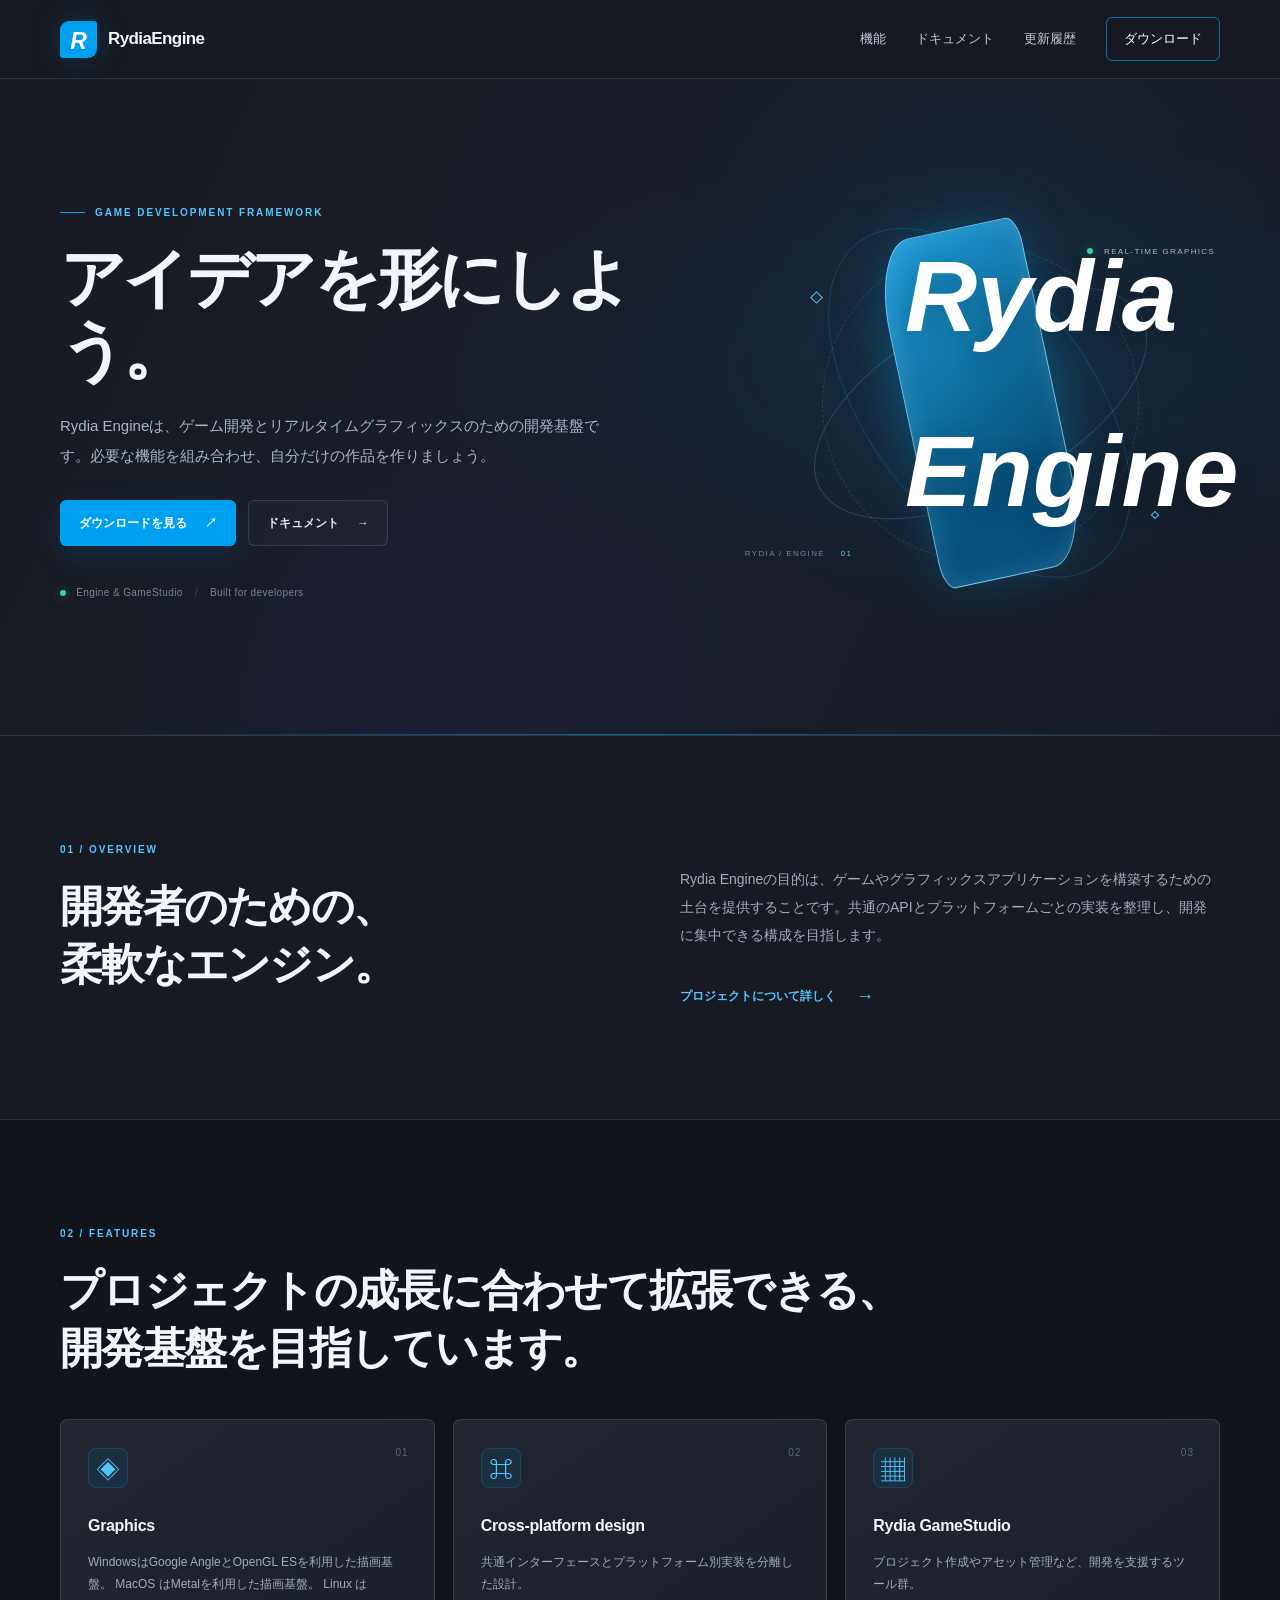
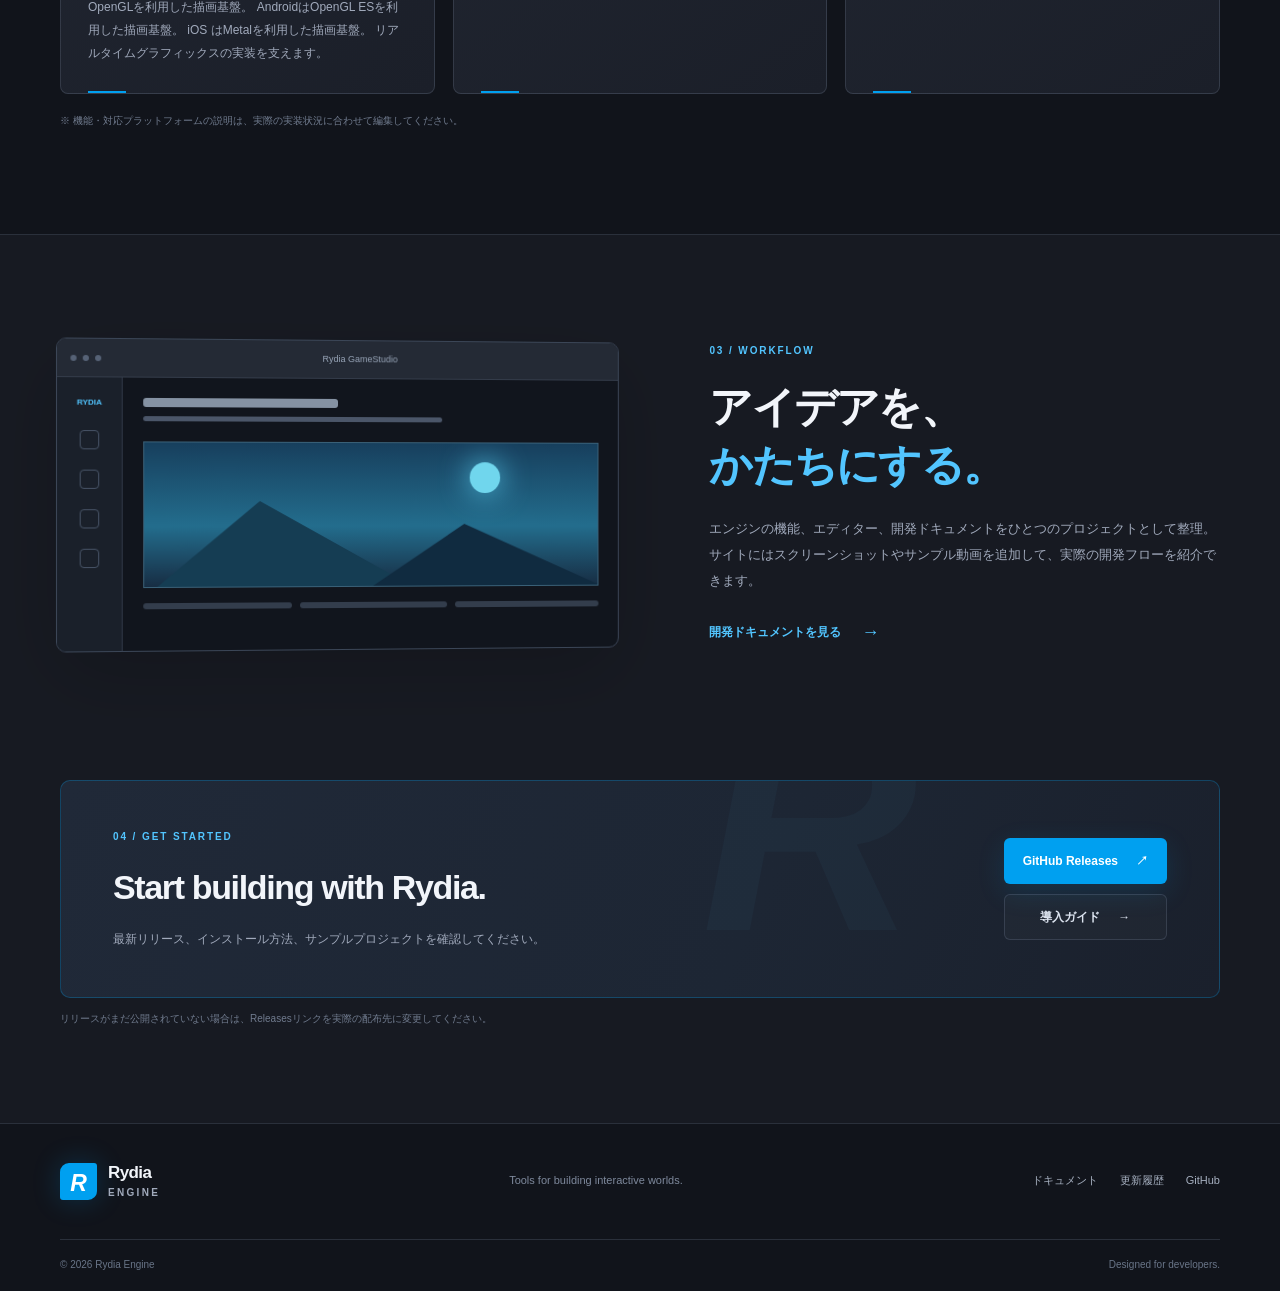
<file: index.html>
<!DOCTYPE html>
<html lang="ja">
<head>
  <meta charset="UTF-8">
  <meta name="viewport" content="width=device-width, initial-scale=1">
  <meta name="description" content="Rydia Engine - ゲーム開発のためのフレームワークと開発ツール。">
  <meta name="theme-color" content="#171a22">
  <title>Rydia Engine — Game Development Framework</title>
  <link rel="stylesheet" href="css/style.css">
  <script src="js/main.js" defer></script>
</head>
<body>
    <a class="skip-link" href="#main">本文へ移動</a>
    <header class="site-header">
        <div class="container nav-wrap">
            <a class="brand" href="/RydiaEngine.Docs/index.html" aria-label="Rydia Engine ホーム">
                <span class="brand-mark" aria-hidden="true">R</span>
                <span class="brand-name">RydiaEngine</span>
            </a>
            <button class="menu-toggle" type="button" aria-expanded="false" aria-controls="site-nav">
                <span></span><span></span><span></span><span class="sr-only">メニュー</span>
            </button>
            <nav class="site-nav" id="site-nav" aria-label="メインナビゲーション">
                <a href="/RydiaEngine.Docs/index.html#features">機能</a>
                <a href="/RydiaEngine.Docs/docs/index.html">ドキュメント</a>
                <a href="/RydiaEngine.Docs/news/index.html">更新履歴</a>
                <a class="nav-cta" href="/RydiaEngine.Docs/index.html#download">ダウンロード</a>
            </nav>
        </div>
    </header>
    <main id="main">
        <section class="hero">
            <div class="hero-glow hero-glow-one"></div>
            <div class="hero-glow hero-glow-two"></div>
            <div class="container hero-grid">
                <div class="hero-copy">
                    <p class="eyebrow"><span class="eyebrow-line"></span> GAME DEVELOPMENT FRAMEWORK</p>
                    <h1>アイデアを形にしよう。<br></h1>
                    <p class="hero-lead">Rydia Engineは、ゲーム開発とリアルタイムグラフィックスのための開発基盤です。必要な機能を組み合わせ、自分だけの作品を作りましょう。</p>
                    <div class="hero-actions">
                        <a class="button button-primary" href="#download">ダウンロードを見る <span aria-hidden="true">↗</span></a>
                        <a class="button button-ghost" href="docs/index.html">ドキュメント <span aria-hidden="true">→</span></a>
                    </div>
                    <div class="hero-meta">
                        <span><i class="status-dot"></i> Engine &amp; GameStudio</span>
                        <span class="meta-separator">/</span>
                        <span>Built for developers</span>
                    </div>
                </div>
                <div class="hero-art" aria-label="Rydia Engineのビジュアルイメージ">
                    <div class="art-orbit orbit-a"></div>
                    <div class="art-orbit orbit-b"></div>
                    <div class="art-orbit orbit-c"></div>
                    <div class="art-core"><span>Rydia Engine</span></div>
                    <div class="art-label label-top"><span class="label-dot"></span> REAL-TIME GRAPHICS</div>
                    <div class="art-label label-bottom">RYDIA / ENGINE <span>01</span></div>
                    <div class="art-cross cross-one"></div><div class="art-cross cross-two"></div>
                </div>
            </div>
            <div class="hero-bottom-line"></div>
        </section>

        <section class="section intro-section">
            <div class="container intro-grid">
                <div>
                    <p class="eyebrow">01 / OVERVIEW</p>
                    <h2>開発者のための、<br>柔軟なエンジン。</h2>
                </div>
                <div class="intro-text">
                    <p>Rydia Engineの目的は、ゲームやグラフィックスアプリケーションを構築するための土台を提供することです。共通のAPIとプラットフォームごとの実装を整理し、開発に集中できる構成を目指します。</p>
                    <a class="text-link" href="docs/index.html">プロジェクトについて詳しく <span>→</span></a>
                </div>
            </div>
        </section>

        <section class="section features-section" id="features">
            <div class="container">
                <div class="section-heading">
                    <div><p class="eyebrow">02 / FEATURES</p><h2>プロジェクトの成長に合わせて拡張できる、<br class="desktop-only">開発基盤を目指しています。</h2></div>
                    <p></p>
                </div>
                <div class="feature-grid">
                    <article class="feature-card">
                        <div class="feature-number">01</div>
                        <div class="feature-icon" aria-hidden="true">◈</div>
                        <h3>Graphics</h3>
                        <p>
                            WindowsはGoogle AngleとOpenGL ESを利用した描画基盤。
                            MacOS  はMetalを利用した描画基盤。
                            Linux  はOpenGLを利用した描画基盤。
                            AndroidはOpenGL ESを利用した描画基盤。
                            iOS    はMetalを利用した描画基盤。
                            リアルタイムグラフィックスの実装を支えます。
                        </p>
                        <span class="card-line"></span>
                    </article>
                    <article class="feature-card">
                        <div class="feature-number">02</div>
                        <div class="feature-icon" aria-hidden="true">⌘</div>
                        <h3>Cross-platform design</h3>
                        <p>共通インターフェースとプラットフォーム別実装を分離した設計。</p>
                        <span class="card-line"></span>
                    </article>
                    <article class="feature-card">
                        <div class="feature-number">03</div>
                        <div class="feature-icon" aria-hidden="true">▦</div>
                        <h3>Rydia GameStudio</h3>
                        <p>プロジェクト作成やアセット管理など、開発を支援するツール群。</p>
                        <span class="card-line"></span>
                    </article>
                </div>
                <p class="note">※ 機能・対応プラットフォームの説明は、実際の実装状況に合わせて編集してください。</p>
            </div>
        </section>

        <section class="section showcase-section">
            <div class="container showcase-grid">
                <div class="showcase-visual">
                    <div class="window-bar"><span></span><span></span><span></span><p>Rydia GameStudio</p></div>
                    <div class="window-content">
                        <aside class="mock-sidebar"><b>RYDIA</b><i></i><i></i><i></i><i></i></aside>
                        <div class="mock-main">
                            <div class="mock-title"></div><div class="mock-subtitle"></div>
                            <div class="mock-preview"><div class="preview-sun"></div><div class="preview-mountain"></div><div class="preview-mountain second"></div></div>
                            <div class="mock-bottom"><span></span><span></span><span></span></div>
                        </div>
                    </div>
                </div>
                <div class="showcase-copy">
                    <p class="eyebrow">03 / WORKFLOW</p>
                    <h2>アイデアを、<br><span>かたちにする。</span></h2>
                    <p>エンジンの機能、エディター、開発ドキュメントをひとつのプロジェクトとして整理。サイトにはスクリーンショットやサンプル動画を追加して、実際の開発フローを紹介できます。</p>
                    <a class="text-link" href="docs/index.html">開発ドキュメントを見る <span>→</span></a>
                </div>
            </div>
        </section>

        <section class="section download-section" id="download">
            <div class="container download-panel">
                <div class="download-decoration" aria-hidden="true">R</div>
                <div class="download-copy">
                    <p class="eyebrow">04 / GET STARTED</p>
                    <h2>Start building with Rydia.</h2>
                    <p>最新リリース、インストール方法、サンプルプロジェクトを確認してください。</p>
                </div>
                <div class="download-actions">
                    <a class="button button-primary" href="https://github.com/RydiaRyzen/Rydia.Runtime">GitHub Releases <span aria-hidden="true">↗</span></a>
                    <a class="button button-ghost" href="docs/index.html">導入ガイド <span aria-hidden="true">→</span></a>
                </div>
            </div>
            <div class="container small-print">リリースがまだ公開されていない場合は、Releasesリンクを実際の配布先に変更してください。</div>
        </section>
    </main>

    <footer class="site-footer">
        <div class="container footer-top">
            <a class="brand" href="index.html"><span class="brand-mark" aria-hidden="true">R</span><span class="brand-name">Rydia<span>Engine</span></span></a>
            <p>Tools for building interactive worlds.</p>
            <div class="footer-links"><a href="docs/index.html">ドキュメント</a><a href="news/index.html">更新履歴</a><a href="https://github.com/RydiaRyzen/Rydia.Runtime">GitHub</a></div>
        </div>
        <div class="container footer-bottom"><span>© <span id="year">2026</span> Rydia Engine</span><span>Designed for developers.</span></div>
    </footer>
</body>
</html>
</file>
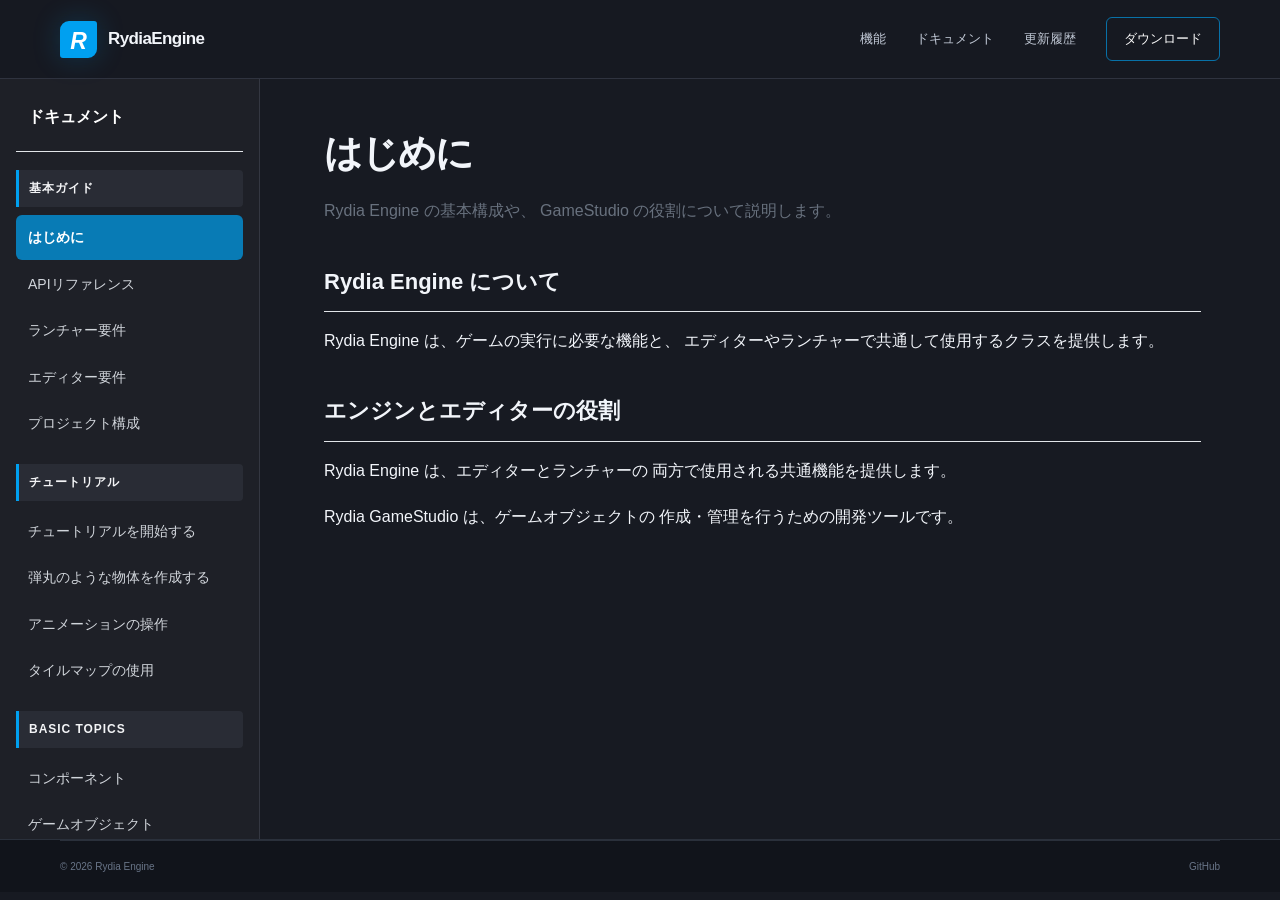
<file: docs/index.html>
<!DOCTYPE html>
<html lang="ja">
<head>
    <meta charset="UTF-8">
    <meta name="viewport" content="width=device-width, initial-scale=1">
    <meta name="description" content="Rydia Engineのドキュメント">
    <title>ドキュメント — Rydia Engine</title>
    <link rel="stylesheet" href="../css/documentstyle.css">
    <script src="../js/main.js" defer></script>
    <script src="../js/docs.js" defer></script>
</head>
<body>
    <header class="site-header">
        <div class="container nav-wrap">
            <a class="brand" href="/RydiaEngine.Docs/index.html" aria-label="Rydia Engine ホーム">
                <span class="brand-mark" aria-hidden="true">R</span>
                <span class="brand-name">RydiaEngine</span>
            </a>
            <button class="menu-toggle" type="button" aria-expanded="false" aria-controls="site-nav">
                <span></span><span></span><span></span><span class="sr-only">メニュー</span>
            </button>
            <nav class="site-nav" id="site-nav" aria-label="メインナビゲーション">
                <a href="/RydiaEngine.Docs/index.html#features">機能</a>
                <a href="/RydiaEngine.Docs/docs/index.html">ドキュメント</a>
                <a href="/RydiaEngine.Docs/news/index.html">更新履歴</a>
                <a class="nav-cta" href="/RydiaEngine.Docs/index.html#download">ダウンロード</a>
            </nav>
        </div>
    </header>
    <main id="main" class="docs-page">
        <div class="docs-layout">

            <!-- 左ペイン -->
            <aside class="docs-sidebar" aria-label="ドキュメントメニュー">
                <div class="docs-sidebar-header">
                    <span class="docs-sidebar-title">ドキュメント</span>
                </div>

                <nav class="docs-nav" aria-label="ドキュメント一覧">
                    <div class="docs-nav-group">
                        <div class="docs-nav-heading">基本ガイド</div>

                        <button class="docs-nav-item active"
                                type="button"
                                data-doc-target="getting-started">
                            はじめに
                        </button>

                        <button class="docs-nav-item"
                                type="button"
                                data-doc-target="api-reference">
                            APIリファレンス
                        </button>

                        <button class="docs-nav-item"
                                type="button"
                                data-doc-target="launcher-requirements">
                            ランチャー要件
                        </button>

                        <button class="docs-nav-item"
                                type="button"
                                data-doc-target="editor-requirements">
                            エディター要件
                        </button>

                        <button class="docs-nav-item"
                                type="button"
                                data-doc-target="project-structure">
                            プロジェクト構成
                        </button>

                        <div class="docs-nav-heading">チュートリアル</div>

                        <button class="docs-nav-item"
                                type="button"
                                data-doc-target="tutorial-getting-started">
                            チュートリアルを開始する
                        </button>

                        <button class="docs-nav-item"
                                type="button"
                                data-doc-target="creating-bullet-objects">
                            弾丸のような物体を作成する
                        </button>

                        <button class="docs-nav-item"
                                type="button"
                                data-doc-target="working-with-animations">
                            アニメーションの操作
                        </button>

                        <button class="docs-nav-item"
                                type="button"
                                data-doc-target="using-tilemaps">
                            タイルマップの使用
                        </button>

                        <div class="docs-nav-heading">Basic Topics</div>

                        <button class="docs-nav-item"
                                type="button"
                                data-doc-target="components">
                            コンポーネント
                        </button>

                        <button class="docs-nav-item"
                                type="button"
                                data-doc-target="gameobjects">
                            ゲームオブジェクト
                        </button>

                        <button class="docs-nav-item"
                                type="button"
                                data-doc-target="resources">
                            リソース
                        </button>

                        <button class="docs-nav-item"
                                type="button"
                                data-doc-target="input-handling">
                            入力処理
                        </button>

                        <button class="docs-nav-item"
                                type="button"
                                data-doc-target="audio-handling">
                            音声処理
                        </button>

                        <button class="docs-nav-item"
                                type="button"
                                data-doc-target="logging">
                            ログ記録
                        </button>

                        <button class="docs-nav-item"
                                type="button"
                                data-doc-target="guidelines">
                            ガイドライン
                        </button>

                        <div class="docs-nav-heading">Advanced Topics</div>

                        <button class="docs-nav-item"
                                type="button"
                                data-doc-target="custom-renderers">
                            カスタムレンダラー
                        </button>

                        <button class="docs-nav-item"
                                type="button"
                                data-doc-target="version-control">
                            バージョン管理
                        </button>

                        <button class="docs-nav-item"
                                type="button"
                                data-doc-target="custom-editor-actions">
                            カスタムエディターアクション
                        </button>

                        <button class="docs-nav-item"
                                type="button"
                                data-doc-target="framework-structure">
                            フレームワーク構造
                        </button>

                        <button class="docs-nav-item"
                                type="button"
                                data-doc-target="handling-object-data">
                            オブジェクトデータの処理
                        </button>

                        <button class="docs-nav-item"
                                type="button"
                                data-doc-target="using-external-libraries">
                            外部ライブラリの使用
                        </button>

                        <button class="docs-nav-item"
                                type="button"
                                data-doc-target="package-management">
                            パッケージ管理
                        </button>

                        <div class="docs-nav-heading">Development</div>

                        <button class="docs-nav-item"
                                type="button"
                                data-doc-target="how-to-contribute">
                            貢献方法
                        </button>

                        <button class="docs-nav-item"
                                type="button"
                                data-doc-target="maintainer-guidelines">
                            メンテナー向けガイドライン
                        </button>

                        <button class="docs-nav-item"
                                type="button"
                                data-doc-target="branch-descriptions">
                            ブランチの説明
                        </button>

                        <button class="docs-nav-item"
                                type="button"
                                data-doc-target="development-cycle">
                            開発サイクル
                        </button>

                        <button class="docs-nav-item"
                                type="button"
                                data-doc-target="community-projects">
                            コミュニティプロジェクト一覧
                        </button>

                        <button class="docs-nav-item"
                                type="button"
                                data-doc-target="changelog">
                            変更履歴
                        </button>

                    </div>
                </nav>
            </aside>

            <!-- 右側のメインコンテンツ -->
            <!-- 右側のメインコンテンツ -->
            <div class="docs-main">
                <div class="docs-content">

                    <section class="docs-panel active"
                             id="getting-started"
                             tabindex="-1">
                        <h1>はじめに</h1>
                        <p class="docs-lead">
                            Rydia Engine の基本構成や、
                            GameStudio の役割について説明します。
                        </p>

                        <h2>Rydia Engine について</h2>
                        <p>
                            Rydia Engine は、ゲームの実行に必要な機能と、
                            エディターやランチャーで共通して使用するクラスを提供します。
                        </p>

                        <h2>エンジンとエディターの役割</h2>
                        <p>
                            Rydia Engine は、エディターとランチャーの
                            両方で使用される共通機能を提供します。
                        </p>
                        <p>
                            Rydia GameStudio は、ゲームオブジェクトの
                            作成・管理を行うための開発ツールです。
                        </p>
                    </section>

                    <section class="docs-panel"
                             id="launcher-requirements"
                             tabindex="-1"
                             hidden>
                        <h1>ランチャー要件</h1>
                        <p class="docs-lead">
                            Rydia Engine Launcher の動作環境について説明します。
                        </p>

                        <h2>対応プラットフォーム</h2>
                        <p>
                            ランチャーは現在 Windows , Android専用です。
                            macOS および Linux , iOS への対応も視野に入れています。
                        </p>
                        <h2>必要な環境</h2>
                        <ul>
                            <li>.NET 9.0</li>
                            <li>OpenGL ES 2.0 または 3.0 に対応した環境</li>
                        </ul>

                        <h2>グラフィックスバックエンド</h2>
                        <p>
                            現在は OpenGL ES を使用します。
                            グラフィックスバックエンドは今後追加する予定です。
                        </p>
                    </section>

                    <section class="docs-panel"
                             id="editor-requirements"
                             tabindex="-1"
                             hidden>
                        <h1>エディター要件</h1>
                        <p class="docs-lead">
                            Rydia GameStudio の開発環境について説明します。
                        </p>

                        <h2>対応プラットフォーム</h2>
                        <p>
                            エディターは現在 Windows 専用です。
                            macOS および Linux への対応も視野に入れています。
                        </p>

                        <h2>必要な環境</h2>
                        <ul>
                            <li>.NET 9.0</li>
                            <li>OpenGL ES 2.0 または 3.0 に対応した環境</li>
                        </ul>
                    </section>

                    <section class="docs-panel"
                             id="project-structure"
                             tabindex="-1"
                             hidden>
                        <h1>プロジェクト構成</h1>
                        <p class="docs-lead">
                            Rydia Engine のプロジェクトで使用するフォルダーについて説明します。
                        </p>

                        <h2>Assets</h2>
                        <p>
                            Rydia Engine Launcher で使用するゲームアセットを格納します。
                        </p>

                        <h2>Source</h2>
                        <p>
                            Media フォルダーと Code フォルダーを格納します。
                        </p>

                        <h2>Media</h2>
                        <p>
                            GameStudio でインポートした音楽、画像、
                            フォントなどの素材を格納します。
                        </p>

                        <h2>Code</h2>
                        <p>
                            ソリューションファイルやソースコードを配置します。
                            独自の Component を作成するには C# で実装します。
                        </p>
                    </section>

                    <section class="docs-panel" id="tutorial-getting-started" tabindex="-1" hidden>
                        <h1>Getting Started</h1>
                        <p class="docs-lead">最初のプロジェクトを作成し、実行までの流れを確認します。</p>
                        <h2>プロジェクトを作成する</h2>
                        <p>Rydia GameStudio で新しいプロジェクトを作成し、テンプレートと保存先を選択します。</p>
                        <h2>ソースコードを確認する</h2>
                        <p>Source/Code フォルダーに生成されたソリューションとプロジェクトを確認します。</p>
                        <h2>実行する</h2>
                        <p>必要なランタイムとグラフィックス環境を用意し、プロジェクトをビルドして起動します。</p>
                    </section>

                    <section class="docs-panel" id="creating-bullet-objects" tabindex="-1" hidden>
                        <h1>Creating Bullet-like Objects</h1>
                        <p class="docs-lead">ゲーム内で弾のようなオブジェクトを作成する際の考え方を説明します。</p>
                        <h2>オブジェクトを分ける</h2>
                        <p>弾の位置、速度、寿命など、役割ごとのデータを整理します。</p>
                        <h2>更新処理</h2>
                        <p>フレーム更新時に位置を更新し、寿命や画面外判定に応じてオブジェクトを破棄します。</p>
                        <h2>注意点</h2>
                        <p>多数の弾を扱う場合は、生成・破棄の頻度や衝突判定の負荷を確認してください。</p>
                    </section>

                    <section class="docs-panel" id="working-with-animations" tabindex="-1" hidden>
                        <h1>Working with Animations</h1>
                        <p class="docs-lead">アニメーションを扱うための基本的な構成を説明します。</p>
                        <h2>アニメーション素材</h2>
                        <p>連番画像やアニメーション用データをプロジェクトの素材として管理します。</p>
                        <h2>再生状態</h2>
                        <p>再生中・停止中・ループなどの状態を明確にし、更新処理と描画処理を分離します。</p>
                        <h2>タイミング</h2>
                        <p>フレームレートに依存しない時間管理を行い、再生速度を調整できるようにします。</p>
                    </section>

                    <section class="docs-panel" id="using-tilemaps" tabindex="-1" hidden>
                        <h1>Using Tilemaps</h1>
                        <p class="docs-lead">タイルを並べてマップを構成する際の基本事項です。</p>
                        <h2>タイル素材</h2>
                        <p>タイル画像とマップデータを分けて管理します。</p>
                        <h2>マップ座標</h2>
                        <p>セル座標とワールド座標の変換規則を統一します。</p>
                        <h2>描画範囲</h2>
                        <p>画面に表示される範囲を優先して描画すると、大きなマップの負荷を抑えられます。</p>
                    </section>

                    <section class="docs-panel" id="components" tabindex="-1" hidden>
                        <h1>Components</h1>
                        <p class="docs-lead">Component は、ゲームオブジェクトに機能や振る舞いを追加するための単位です。</p>
                        <h2>責務を分ける</h2>
                        <p>入力、移動、描画などの機能を独立したコンポーネントとして整理します。</p>
                        <h2>独自 Component</h2>
                        <p>プロジェクトの C# コードで必要なクラスを実装し、エンジンが定める規約に従って登録・使用します。</p>
                        <h2>ライフサイクル</h2>
                        <p>初期化、更新、終了時の処理がどのタイミングで呼び出されるかを、利用する API の仕様に合わせて実装します。</p>
                    </section>

                    <section class="docs-panel" id="gameobjects" tabindex="-1" hidden>
                        <h1>GameObjects</h1>
                        <p class="docs-lead">GameObject は、ゲーム内の要素をまとめて管理するための概念です。</p>
                        <h2>オブジェクトの役割</h2>
                        <p>プレイヤー、敵、カメラ、エフェクトなど、ゲーム内の要素をオブジェクトとして整理します。</p>
                        <h2>構成</h2>
                        <p>必要な Component を組み合わせ、オブジェクトごとの役割を表現します。</p>
                        <h2>管理</h2>
                        <p>生成・破棄のタイミングや、親子関係を使用する場合の所有関係を明確にします。</p>
                    </section>

                    <section class="docs-panel" id="resources" tabindex="-1" hidden>
                        <h1>Resources</h1>
                        <p class="docs-lead">画像、音声、フォントなどのリソースを管理する際の基本事項です。</p>
                        <h2>素材のインポート</h2>
                        <p>GameStudio で利用する素材をインポートし、プロジェクト内で管理します。</p>
                        <h2>読み込みと解放</h2>
                        <p>リソースの読み込み時期と解放時期を決め、不要になった GPU・メモリ資源を保持し続けないようにします。</p>
                        <h2>パスの管理</h2>
                        <p>実行環境に依存する絶対パスではなく、プロジェクト内で一貫した識別方法を使用します。</p>
                    </section>

                    <section class="docs-panel" id="input-handling" tabindex="-1" hidden>
                        <h1>Input Handling</h1>
                        <p class="docs-lead">キーボード、マウス、タッチなどの入力をゲーム処理へ渡す方法を説明します。</p>
                        <h2>入力の取得</h2>
                        <p>プラットフォームごとの入力差異を吸収し、ゲーム側では共通の入力 API を利用する構成にします。</p>
                        <h2>イベントと状態</h2>
                        <p>押下・解放イベントと、現在押されている状態を用途に応じて使い分けます。</p>
                        <h2>複数プラットフォーム</h2>
                        <p>タッチとマウスなど、入力方式が異なる場合もゲーム側の操作体系を整理します。</p>
                    </section>

                    <section class="docs-panel" id="audio-handling" tabindex="-1" hidden>
                        <h1>Audio Handling</h1>
                        <p class="docs-lead">ゲーム内の効果音や音楽を扱う際の基本事項です。</p>
                        <h2>音声素材</h2>
                        <p>対応形式の音声ファイルを Media フォルダーで管理します。</p>
                        <h2>再生制御</h2>
                        <p>再生、停止、音量、ループなどの制御を用途ごとに整理します。</p>
                        <h2>リソース管理</h2>
                        <p>音声デバイスやコンテキストの初期化・終了処理を適切なライフサイクルで実行します。</p>
                    </section>

                    <section class="docs-panel" id="logging" tabindex="-1" hidden>
                        <h1>Logging</h1>
                        <p class="docs-lead">ログを使用して、実行時の状態や問題の原因を調査します。</p>
                        <h2>ログの用途</h2>
                        <p>初期化、リソース読み込み、例外など、調査に必要な情報を記録します。</p>
                        <h2>ログレベル</h2>
                        <p>情報、警告、エラーを区別し、通常運用時に必要な情報を見つけやすくします。</p>
                        <h2>機密情報</h2>
                        <p>パスワードやトークンなどの機密情報をログへ出力しないでください。</p>
                    </section>

                    <section class="docs-panel" id="guidelines" tabindex="-1" hidden>
                        <h1>Guidelines</h1>
                        <p class="docs-lead">保守しやすいプロジェクトにするための一般的な指針です。</p>
                        <h2>責務を明確にする</h2>
                        <p>クラスやメソッドの役割を絞り、処理の依存関係を分かりやすくします。</p>
                        <h2>命名と文書化</h2>
                        <p>一貫した命名規則を使用し、公開 API には XML ドキュメントコメントを付けます。</p>
                        <h2>エラー処理</h2>
                        <p>失敗する可能性のある処理を把握し、原因を調査できる情報を残します。</p>
                    </section>

                    <section class="docs-panel" id="custom-renderers" tabindex="-1" hidden>
                        <h1>Custom Renderers</h1>
                        <p class="docs-lead">独自の描画処理を追加する際に検討する項目です。</p>
                        <h2>描画の責務</h2>
                        <p>ゲームロジックと描画処理を分離し、描画に必要なデータを明確にします。</p>
                        <h2>OpenGL リソース</h2>
                        <p>バッファ、テクスチャ、シェーダーなどは、生成したコンテキストと適切なタイミングで管理します。</p>
                        <h2>状態の管理</h2>
                        <p>ブレンド、深度テスト、バインド状態など、描画状態の変更が他の描画処理へ影響しないようにします。</p>
                    </section>

                    <section class="docs-panel" id="version-control" tabindex="-1" hidden>
                        <h1>Version Control</h1>
                        <p class="docs-lead">Git などのバージョン管理を使用して変更履歴を管理します。</p>
                        <h2>コミット</h2>
                        <p>一つの目的に沿った小さな単位で変更を記録します。</p>
                        <h2>除外設定</h2>
                        <p>ビルド出力、一時ファイル、個人環境の設定など、共有不要なファイルを除外します。</p>
                        <h2>競合の解決</h2>
                        <p>競合箇所を確認し、意図した変更が両方残るように統合します。</p>
                    </section>

                    <section class="docs-panel" id="custom-editor-actions" tabindex="-1" hidden>
                        <h1>Custom Editor Actions</h1>
                        <p class="docs-lead">エディターに独自の操作を追加する際の考え方です。</p>
                        <h2>操作の設計</h2>
                        <p>利用者が何を実行する操作なのかを明確にし、適切な名称と配置を選びます。</p>
                        <h2>入力検証</h2>
                        <p>実行前に選択状態や入力値を確認し、不正な状態で処理を開始しないようにします。</p>
                        <h2>結果の通知</h2>
                        <p>成功・失敗が分かるようにし、必要に応じてログやエラーメッセージを提示します。</p>
                    </section>

                    <section class="docs-panel" id="framework-structure" tabindex="-1" hidden>
                        <h1>Framework Structure</h1>
                        <p class="docs-lead">エンジン、ランタイム、エディター、ゲームプロジェクトの責務を整理します。</p>
                        <h2>共通機能</h2>
                        <p>複数のアプリケーションで利用する型や処理を共通ライブラリへまとめます。</p>
                        <h2>プラットフォーム固有処理</h2>
                        <p>OS やデバイスに依存する処理は、共通コードから分離して管理します。</p>
                        <h2>依存関係</h2>
                        <p>参照方向を整理し、共通ライブラリが特定のアプリケーションに依存しない構成を目指します。</p>
                    </section>

                    <section class="docs-panel" id="handling-object-data" tabindex="-1" hidden>
                        <h1>Handling Object Data</h1>
                        <p class="docs-lead">ゲームオブジェクトのデータを保存・復元する際の注意点です。</p>
                        <h2>保存対象</h2>
                        <p>永続化する値と、実行時に再生成できる値を区別します。</p>
                        <h2>形式と互換性</h2>
                        <p>保存形式を変更する場合は、既存データとの互換性や移行方法を検討します。</p>
                        <h2>検証</h2>
                        <p>読み込み時に欠落値や不正な値を検出し、安全に扱えるようにします。</p>
                    </section>

                    <section class="docs-panel" id="using-external-libraries" tabindex="-1" hidden>
                        <h1>Using External Libraries</h1>
                        <p class="docs-lead">外部ライブラリを導入する際の確認事項です。</p>
                        <h2>互換性</h2>
                        <p>対象フレームワーク、対応 OS、CPU アーキテクチャを確認します。</p>
                        <h2>ライセンス</h2>
                        <p>配布形態に応じてライセンス条件と著作権表示を確認します。</p>
                        <h2>依存関係</h2>
                        <p>必要な DLL やネイティブライブラリを把握し、実行環境へ正しく配置します。</p>
                    </section>

                    <section class="docs-panel" id="package-management" tabindex="-1" hidden>
                        <h1>Package Management</h1>
                        <p class="docs-lead">パッケージと依存ライブラリを管理する際の基本事項です。</p>
                        <h2>バージョンの固定</h2>
                        <p>再現性のため、利用するパッケージのバージョンを明確にします。</p>
                        <h2>更新前の確認</h2>
                        <p>破壊的変更、対象フレームワーク、ライセンスを確認してから更新します。</p>
                        <h2>配布物</h2>
                        <p>実行に必要な管理 DLL とネイティブ依存ファイルが含まれているか確認します。</p>
                    </section>

                    <section class="docs-panel" id="how-to-contribute" tabindex="-1" hidden>
                        <h1>How to Contribute</h1>
                        <p class="docs-lead">Rydia Engine への変更を提案する際の基本的な流れです。</p>
                        <h2>変更内容を確認する</h2>
                        <p>既存の Issue やドキュメントを確認し、変更目的と影響範囲を整理します。</p>
                        <h2>変更を分離する</h2>
                        <p>目的ごとにブランチを作成し、関連する変更をまとめます。</p>
                        <h2>提出前の確認</h2>
                        <p>ビルド、動作確認、必要なドキュメント更新を行ってから変更を提案します。</p>
                    </section>

                    <section class="docs-panel" id="maintainer-guidelines" tabindex="-1" hidden>
                        <h1>Maintainer Guidelines</h1>
                        <p class="docs-lead">メンテナーが変更を確認・管理する際の確認項目です。</p>
                        <h2>レビュー</h2>
                        <p>設計、互換性、テスト、ドキュメントの観点から変更を確認します。</p>
                        <h2>リリース管理</h2>
                        <p>変更内容とバージョンを整理し、利用者が影響を判断できるようにします。</p>
                        <h2>継続的な保守</h2>
                        <p>未解決の問題や依存ライブラリの更新状況を定期的に確認します。</p>
                    </section>

                    <section class="docs-panel" id="branch-descriptions" tabindex="-1" hidden>
                        <h1>Branch Descriptions</h1>
                        <p class="docs-lead">リポジトリのブランチの役割を記載するページです。</p>
                        <h2>ブランチの目的</h2>
                        <p>開発用、修正用、リリース用など、各ブランチの用途をここに記載します。</p>
                        <h2>運用ルール</h2>
                        <p>マージ先、保護設定、削除条件などは、実際のリポジトリ運用に合わせて定義します。</p>
                    </section>

                    <section class="docs-panel" id="development-cycle" tabindex="-1" hidden>
                        <h1>Development Cycle</h1>
                        <p class="docs-lead">機能追加からリリースまでの開発サイクルを整理します。</p>
                        <h2>計画</h2>
                        <p>目的、要件、影響範囲を明確にします。</p>
                        <h2>実装と検証</h2>
                        <p>実装後にビルドや対象プラットフォームでの動作を確認します。</p>
                        <h2>リリース</h2>
                        <p>変更点、既知の問題、必要な移行手順をまとめて公開します。</p>
                    </section>

                    <section class="docs-panel" id="community-projects" tabindex="-1" hidden>
                        <h1>List of Community Projects</h1>
                        <p class="docs-lead">Rydia Engine を利用したコミュニティプロジェクトを紹介するページです。</p>
                        <h2>掲載情報</h2>
                        <p>プロジェクト名、説明、公開 URL、ライセンスなど、掲載に必要な情報を整理します。</p>
                        <h2>掲載について</h2>
                        <p>掲載するプロジェクトやリンクは、確認できた情報を追加してください。</p>
                    </section>

                    <section class="docs-panel" id="changelog" tabindex="-1" hidden>
                        <h1>Changelog</h1>
                        <p class="docs-lead">Rydia Engine の変更履歴をまとめるページです。</p>
                        <h2>変更履歴の記録</h2>
                        <p>追加、変更、修正、既知の問題をバージョンごとに整理します。</p>
                        <h2>リリースとの対応</h2>
                        <p>公開したバージョンと変更履歴が対応するように管理します。</p>
                    </section>

                    <section class="docs-panel"
                             id="api-reference"
                             tabindex="-1"
                             hidden>
                        <h1>APIリファレンス</h1>
                        <p class="docs-lead">
                            Rydia Engine が提供するクラスやメソッドの資料です。
                        </p>

                        <p>
                            今後、名前空間・クラス・メソッドごとの
                            APIドキュメントへのリンクを配置します。
                        </p>
                    </section>

                    <section class="docs-panel"
                             id="installation"
                             tabindex="-1"
                             hidden>
                        <h1>インストール</h1>
                        <p class="docs-lead">
                            Rydia Engine の導入手順について説明します。
                        </p>

                        <h2>リリースの取得</h2>
                        <p>
                            GitHub のリリースページから配布ファイルを取得します。
                        </p>

                        <p>
                            <a class="text-link"
                               href="https://github.com/rydiaryzen/RydiaEngine/releases">
                                GitHub Releases →
                            </a>
                        </p>
                    </section>

                </div>
            </div>
        </div>
    </main>
    <footer class="site-footer"><div class="container footer-bottom"><span>© <span id="year">2026</span> Rydia Engine</span><a href="https://github.com/rydiaryzen/RydiaEngine">GitHub</a></div></footer>
</body>
</html>
</file>
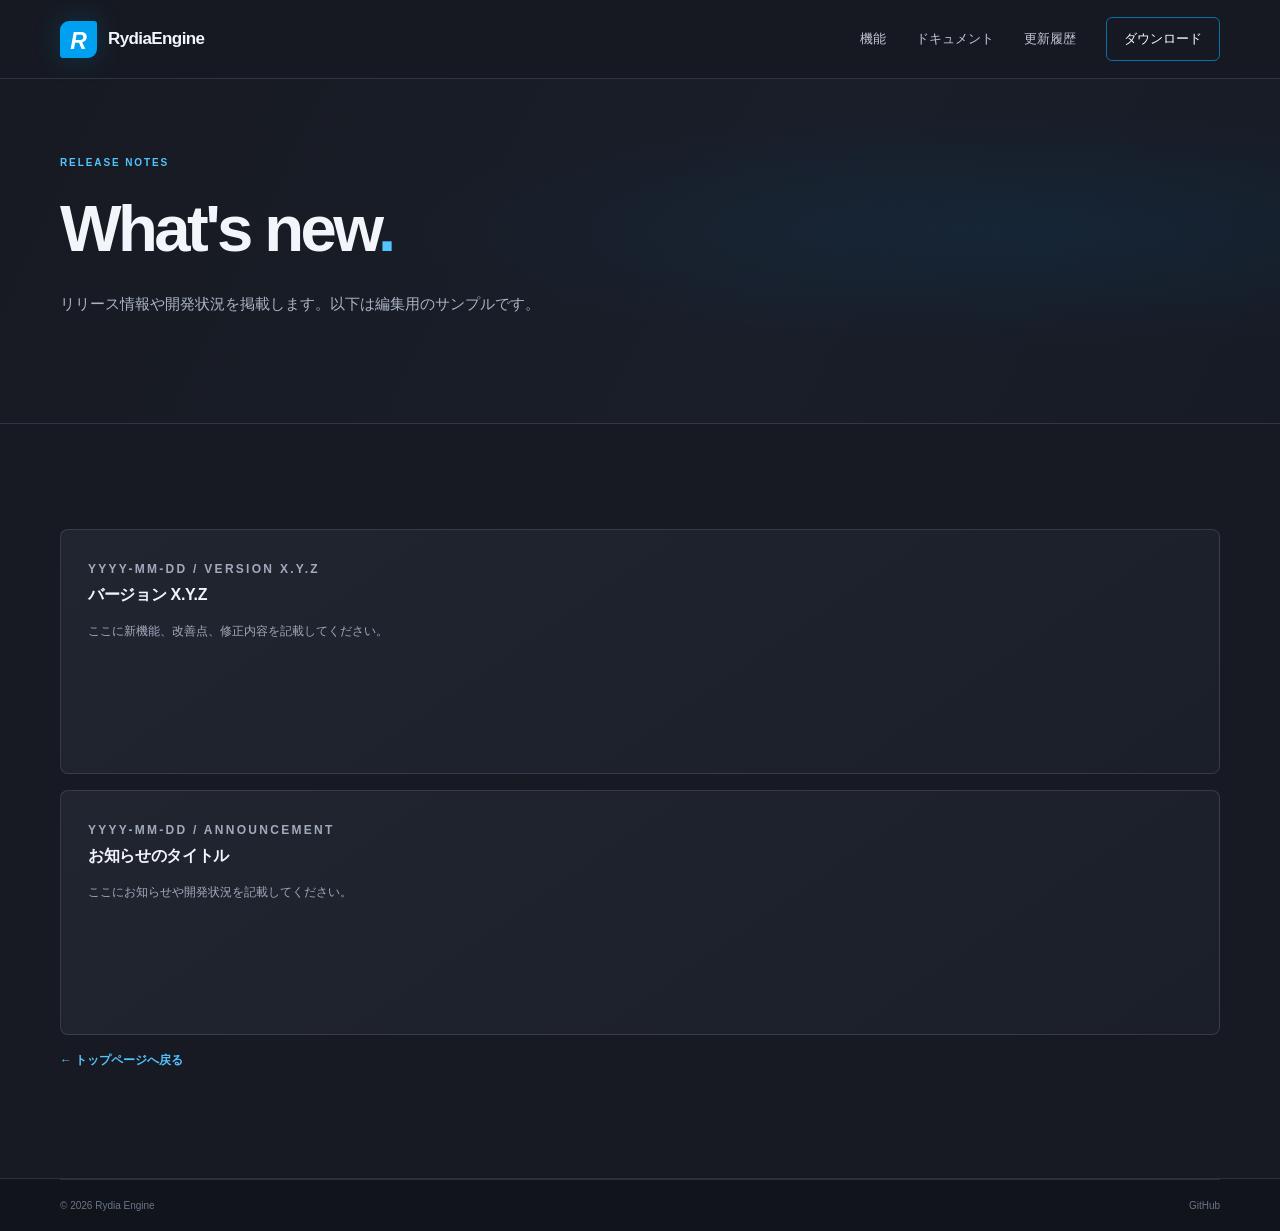
<file: news/index.html>
<!DOCTYPE html>
<html lang="ja">
<head>
  <meta charset="UTF-8">
  <meta name="viewport" content="width=device-width, initial-scale=1">
  <meta name="description" content="Rydia Engineの更新履歴とお知らせ">
  <title>更新履歴 — Rydia Engine</title>
  <link rel="stylesheet" href="../css/style.css">
  <script src="../js/main.js" defer></script>
</head>
<body>
    <header class="site-header">
        <div class="container nav-wrap">
            <a class="brand" href="/RydiaEngine.Docs/index.html" aria-label="Rydia Engine ホーム">
                <span class="brand-mark" aria-hidden="true">R</span>
                <span class="brand-name">RydiaEngine</span>
            </a>
            <button class="menu-toggle" type="button" aria-expanded="false" aria-controls="site-nav">
                <span></span><span></span><span></span><span class="sr-only">メニュー</span>
            </button>
            <nav class="site-nav" id="site-nav" aria-label="メインナビゲーション">
                <a href="/RydiaEngine.Docs/index.html#features">機能</a>
                <a href="/RydiaEngine.Docs/docs/index.html">ドキュメント</a>
                <a href="/RydiaEngine.Docs/news/index.html">更新履歴</a>
                <a class="nav-cta" href="/RydiaEngine.Docs/index.html#download">ダウンロード</a>
            </nav>
        </div>
    </header>
    <main id="main">
        <section class="hero" style="min-height:0">
            <div class="container" style="padding-block:75px">
                <p class="eyebrow">RELEASE NOTES</p><h1>What's new<span>.</span></h1>
                <p class="hero-lead">リリース情報や開発状況を掲載します。以下は編集用のサンプルです。</p>
            </div>
        </section>
        <section class="section">
            <div class="container">
                <article class="feature-card" style="margin-bottom:16px">
                    <p class="eyebrow">YYYY-MM-DD / VERSION X.Y.Z</p><h3>バージョン X.Y.Z</h3>
                    <p>ここに新機能、改善点、修正内容を記載してください。</p>
                </article>
                <article class="feature-card">
                    <p class="eyebrow">YYYY-MM-DD / ANNOUNCEMENT</p><h3>お知らせのタイトル</h3>
                    <p>ここにお知らせや開発状況を記載してください。</p>
                </article>
                <a class="text-link" href="../index.html">← トップページへ戻る</a>
            </div>
        </section>
    </main>
    <footer class="site-footer"><div class="container footer-bottom"><span>© <span id="year">2026</span> Rydia Engine</span><a href="https://github.com/rydiaryzen/RydiaEngine">GitHub</a></div></footer>
</body>
</html>
</file>
<file: css/style.css>
:root {
  --bg: #171a22;
  --bg-deep: #11141b;
  --panel: #1e232e;
  --panel-light: #242a36;
  --text: #f2f5fa;
  --muted: #a1aabc;
  --subtle: #6f7a8d;
  --accent: #00a0f0;
  --accent-bright: #52c5ff;
  --line: rgba(174, 192, 220, .16);
  --content: 1160px;
}
* { box-sizing: border-box; }
html { scroll-behavior: smooth; scroll-padding-top: 90px; }
body { margin: 0; background: var(--bg); color: var(--text); font-family: "Segoe UI", "Noto Sans JP", sans-serif; line-height: 1.75; -webkit-font-smoothing: antialiased; }
a { color: inherit; text-decoration: none; }
button { font: inherit; }
.container { width: min(var(--content), calc(100% - 48px)); margin-inline: auto; }
.skip-link { position: absolute; left: -9999px; top: 10px; z-index: 100; padding: 10px 14px; background: white; color: black; }
.skip-link:focus { left: 10px; }
.sr-only { position: absolute; width: 1px; height: 1px; padding: 0; margin: -1px; overflow: hidden; clip: rect(0,0,0,0); white-space: nowrap; border: 0; }
.site-header { position: sticky; top: 0; z-index: 50; background: rgba(23, 26, 34, .88); backdrop-filter: blur(18px); border-bottom: 1px solid var(--line); }
.nav-wrap { min-height: 78px; display: flex; align-items: center; justify-content: space-between; gap: 28px; }
.brand { display: inline-flex; align-items: center; gap: 11px; flex-shrink: 0; }
.brand-mark { width: 37px; height: 37px; display: grid; place-items: center; background: var(--accent); color: white; font-size: 23px; font-weight: 800; font-style: italic; border-radius: 9px 3px 9px 3px; box-shadow: 0 0 28px rgba(0,160,240,.22); }
.brand-name { font-size: 17px; line-height: 1.1; font-weight: 750; letter-spacing: -.035em; }
.brand-name span { display: block; color: var(--muted); font-size: 10px; letter-spacing: .23em; text-transform: uppercase; margin-top: 4px; }
.site-nav { display: flex; align-items: center; gap: 30px; font-size: 13px; color: #c0c8d5; }
.site-nav a:not(.nav-cta):hover, .footer-links a:hover { color: var(--accent-bright); }
.nav-cta { padding: 10px 17px; color: white; border: 1px solid rgba(0,160,240,.65); border-radius: 6px; transition: background .2s, border-color .2s; }
.nav-cta:hover { background: rgba(0,160,240,.13); border-color: var(--accent-bright); }
.menu-toggle { display: none; }
.hero { position: relative; overflow: hidden; min-height: 590px; display: flex; align-items: center; border-bottom: 1px solid var(--line); background: radial-gradient(ellipse at 80% 44%, rgba(0,126,205,.09), transparent 43%), linear-gradient(115deg, #171a22 0%, #191e29 60%, #171b25 100%); }
.hero-grid { position: relative; z-index: 2; display: grid; grid-template-columns: 1.05fr .95fr; align-items: center; gap: 40px; padding-block: 84px 92px; }
.eyebrow { display: flex; align-items: center; gap: 10px; margin: 0 0 21px; color: var(--accent-bright); font-size: 10px; font-weight: 800; letter-spacing: .19em; }
.eyebrow-line { display: inline-block; width: 25px; height: 1px; background: var(--accent); }
h1, h2, h3, p { margin-top: 0; }
h1 { margin-bottom: 24px; font-size: clamp(40px, 5.1vw, 66px); line-height: 1.11; letter-spacing: -.055em; font-weight: 750; }
h1 span, .showcase-copy h2 span { color: var(--accent-bright); }
.hero-lead { max-width: 540px; margin-bottom: 29px; color: #aab4c5; font-size: 15px; line-height: 2; }
.hero-actions { display: flex; flex-wrap: wrap; gap: 12px; }
.button { min-height: 46px; display: inline-flex; align-items: center; justify-content: center; gap: 18px; padding: 11px 18px; border: 1px solid transparent; border-radius: 6px; font-size: 12px; font-weight: 700; transition: transform .2s, background .2s, border-color .2s; }
.button:hover { transform: translateY(-2px); }
.button-primary { background: var(--accent); color: white; box-shadow: 0 8px 28px rgba(0,160,240,.14); }
.button-primary:hover { background: #0789ca; }
.button-ghost { background: rgba(255,255,255,.025); border-color: var(--line); color: #dce4f0; }
.button-ghost:hover { border-color: rgba(82,197,255,.55); }
.hero-meta { display: flex; align-items: center; gap: 12px; margin-top: 38px; color: #778399; font-size: 10px; letter-spacing: .04em; }
.status-dot, .label-dot { width: 6px; height: 6px; display: inline-block; margin-right: 7px; border-radius: 50%; background: #35d49a; box-shadow: 0 0 10px rgba(53,212,154,.5); }
.meta-separator { color: #414b5b; }
.hero-art { position: relative; width: min(100%, 480px); aspect-ratio: 1; justify-self: end; display: grid; place-items: center; }
.hero-art::before { content: ""; position: absolute; inset: 13%; border-radius: 50%; background: radial-gradient(circle, rgba(0,160,240,.15), rgba(0,160,240,.025) 48%, transparent 70%); filter: blur(7px); }
.art-orbit { position: absolute; border: 1px solid rgba(91,174,225,.25); border-radius: 50%; transform: rotate(-28deg); }
.orbit-a { width: 76%; height: 37%; }
.orbit-b { width: 84%; height: 47%; transform: rotate(53deg); border-color: rgba(0,160,240,.25); }
.orbit-c { width: 66%; height: 66%; border-style: dashed; border-color: rgba(147,170,202,.2); }
.art-core { position: relative; z-index: 2; width: 31%; aspect-ratio: 1; display: grid; place-items: center; background: linear-gradient(145deg, #1d9ed9, #07517d 72%); border: 1px solid rgba(132,222,255,.75); border-radius: 25% 8% 25% 8%; transform: rotate(-12deg); box-shadow: 0 0 50px rgba(0,160,240,.28), inset 0 0 25px rgba(255,255,255,.12); }
.art-core span { font-size: clamp(55px, 8vw, 100px); font-weight: 800; font-style: italic; color: white; transform: rotate(12deg); text-shadow: 0 5px 25px rgba(0,0,0,.2); }
.art-label { position: absolute; z-index: 3; color: #a4b5c9; font-size: 8px; letter-spacing: .17em; }
.label-top { top: 17%; right: 1%; }
.label-bottom { bottom: 17%; left: 1%; color: #6f829a; }
.label-bottom span { margin-left: 12px; color: var(--accent-bright); }
.art-cross { position: absolute; width: 9px; height: 9px; border: 1px solid var(--accent-bright); transform: rotate(45deg); }
.cross-one { top: 27%; left: 15%; }
.cross-two { right: 13%; bottom: 26%; width: 6px; height: 6px; }
.hero-glow { position: absolute; width: 340px; height: 340px; border-radius: 50%; filter: blur(110px); opacity: .08; pointer-events: none; }
.hero-glow-one { background: #00a0f0; right: 10%; top: 8%; }
.hero-glow-two { background: #744bff; left: 22%; bottom: -20%; }
.hero-bottom-line { position: absolute; bottom: 0; left: 7%; right: 7%; height: 1px; background: linear-gradient(90deg, transparent, rgba(0,160,240,.55), transparent); }
.section { padding-block: 105px; }
.intro-grid { display: grid; grid-template-columns: 1fr 1fr; gap: 80px; align-items: start; }
.intro-grid h2, .section-heading h2, .showcase-copy h2 { margin: 0; font-size: clamp(30px, 4vw, 43px); line-height: 1.35; letter-spacing: -.04em; }
.intro-grid .eyebrow, .section-heading .eyebrow, .showcase-copy .eyebrow { margin-bottom: 18px; }
.intro-text { padding-top: 24px; color: var(--muted); font-size: 14px; line-height: 2; }
.text-link { display: inline-flex; gap: 20px; align-items: center; margin-top: 15px; color: var(--accent-bright); font-size: 12px; font-weight: 700; }
.text-link span { font-size: 18px; transition: transform .2s; }
.text-link:hover span { transform: translateX(4px); }
.features-section { background: var(--bg-deep); border-block: 1px solid var(--line); }
.section-heading { display: flex; align-items: end; justify-content: space-between; gap: 30px; margin-bottom: 42px; }
.section-heading > p { margin: 0 0 4px; color: var(--muted); font-size: 12px; line-height: 1.9; }
.feature-grid { display: grid; grid-template-columns: repeat(3, 1fr); gap: 18px; }
.feature-card { position: relative; min-height: 245px; overflow: hidden; padding: 28px 27px; background: linear-gradient(145deg, #202530, #1b1f29); border: 1px solid var(--line); border-radius: 8px; transition: border-color .2s, transform .2s; }
.feature-card:hover { transform: translateY(-4px); border-color: rgba(0,160,240,.45); }
.feature-number { position: absolute; top: 24px; right: 25px; color: #586579; font-size: 10px; letter-spacing: .1em; }
.feature-icon { width: 40px; height: 40px; display: grid; place-items: center; margin-bottom: 24px; color: var(--accent-bright); background: rgba(0,160,240,.09); border: 1px solid rgba(0,160,240,.2); border-radius: 8px; font-size: 24px; }
.feature-card h3 { margin-bottom: 11px; font-size: 16px; letter-spacing: -.02em; }
.feature-card p { margin-bottom: 0; color: var(--muted); font-size: 12px; line-height: 1.9; }
.card-line { position: absolute; bottom: 0; left: 27px; width: 38px; height: 2px; background: var(--accent); }
.note { margin: 18px 0 0; color: #707b8e; font-size: 10px; }
.showcase-grid { display: grid; grid-template-columns: 1.05fr .95fr; gap: 85px; align-items: center; }
.showcase-visual { overflow: hidden; min-height: 310px; background: #11151d; border: 1px solid #3b4657; border-radius: 10px; box-shadow: 0 25px 80px rgba(0,0,0,.18); transform: perspective(1200px) rotateY(4deg); }
.window-bar { height: 38px; display: flex; align-items: center; gap: 6px; padding: 0 13px; background: #242a35; border-bottom: 1px solid #343c4a; }
.window-bar > span { width: 6px; height: 6px; border-radius: 50%; background: #566276; }
.window-bar p { margin: 0 auto; color: #98a5b8; font-size: 9px; }
.window-content { min-height: 270px; display: grid; grid-template-columns: 64px 1fr; }
.mock-sidebar { display: flex; flex-direction: column; align-items: center; gap: 20px; padding-top: 18px; background: #1a202a; border-right: 1px solid #303846; }
.mock-sidebar b { color: var(--accent-bright); font-size: 8px; }
.mock-sidebar i { width: 19px; height: 19px; border: 1px solid #465265; border-radius: 4px; }
.mock-main { padding: 20px; }
.mock-title { width: 42%; height: 9px; margin-bottom: 9px; background: #a3b2c5; border-radius: 3px; opacity: .8; }
.mock-subtitle { width: 65%; height: 5px; margin-bottom: 20px; background: #4b5669; border-radius: 3px; }
.mock-preview { position: relative; overflow: hidden; height: 145px; background: linear-gradient(180deg, #173f5d, #236d8d 58%, #172d43); border: 1px solid #3a6178; }
.preview-sun { position: absolute; top: 19px; right: 22%; width: 31px; height: 31px; background: #70d6ed; border-radius: 50%; box-shadow: 0 0 30px #56c6e9; }
.preview-mountain { position: absolute; bottom: -30px; left: -5%; width: 75%; height: 115px; background: #153d53; clip-path: polygon(0 100%, 40% 0, 100% 100%); }
.preview-mountain.second { left: 40%; width: 75%; height: 92px; background: #102b40; }
.mock-bottom { display: flex; gap: 8px; margin-top: 15px; }
.mock-bottom span { height: 6px; flex: 1; background: #333d4c; border-radius: 3px; }
.showcase-copy > p:not(.eyebrow) { margin: 22px 0 8px; color: var(--muted); font-size: 13px; line-height: 2; }
.download-section { padding-top: 25px; padding-bottom: 95px; }
.download-panel { position: relative; overflow: hidden; display: flex; align-items: center; justify-content: space-between; gap: 35px; padding: 47px 52px; background: linear-gradient(115deg, #202938, #1d2634 60%, #1a202c); border: 1px solid rgba(0,160,240,.28); border-radius: 10px; }
.download-copy { position: relative; z-index: 2; max-width: 620px; }
.download-copy .eyebrow { margin-bottom: 12px; }
.download-copy h2 { margin-bottom: 12px; font-size: clamp(25px, 3vw, 34px); letter-spacing: -.04em; }
.download-copy > p:last-child { margin: 0; color: var(--muted); font-size: 12px; }
.download-actions { position: relative; z-index: 2; display: flex; flex-direction: column; gap: 10px; flex-shrink: 0; }
.download-decoration { position: absolute; right: 26%; top: -105px; color: rgba(82,197,255,.035); font-size: 300px; line-height: 1; font-weight: 900; font-style: italic; pointer-events: none; }
.small-print { margin-top: 12px; color: #707b8e; font-size: 10px; }
.site-footer { background: var(--bg-deep); border-top: 1px solid var(--line); }
.footer-top { min-height: 115px; display: flex; align-items: center; justify-content: space-between; gap: 24px; }
.footer-top > p { margin: 0; color: #7e899c; font-size: 11px; }
.footer-links { display: flex; flex-wrap: wrap; gap: 22px; color: #a6b0c0; font-size: 11px; }
.footer-bottom { min-height: 52px; display: flex; align-items: center; justify-content: space-between; gap: 20px; border-top: 1px solid var(--line); color: #697588; font-size: 10px; }
@media (max-width: 850px) {
  .hero-grid { grid-template-columns: 1fr; padding-top: 70px; gap: 12px; }
  .hero-art { width: min(80%, 390px); justify-self: center; }
  .hero { min-height: auto; }
  .intro-grid, .showcase-grid { gap: 40px; }
  .download-panel { align-items: flex-start; flex-direction: column; padding: 38px; }
  .download-actions { flex-direction: row; flex-wrap: wrap; }
}
@media (max-width: 650px) {
  .container { width: min(var(--content), calc(100% - 34px)); }
  .nav-wrap { min-height: 68px; flex-wrap: wrap; }
  .menu-toggle { width: 40px; height: 40px; display: flex; flex-direction: column; align-items: center; justify-content: center; gap: 5px; background: transparent; border: 1px solid var(--line); border-radius: 6px; cursor: pointer; }
  .menu-toggle > span:not(.sr-only) { width: 17px; height: 1px; background: #e5edf7; }
  .site-nav { display: none; width: 100%; padding: 0 0 18px; align-items: stretch; flex-direction: column; gap: 0; }
  .site-nav.is-open { display: flex; }
  .site-nav a { padding: 10px 0; }
  .site-nav .nav-cta { padding: 10px 13px; margin-top: 6px; text-align: center; }
  .hero-grid { padding-block: 60px 50px; }
  h1 { font-size: clamp(39px, 11vw, 56px); }
  .hero-lead { font-size: 13px; }
  .hero-art { width: 100%; max-width: 340px; }
  .hero-meta { flex-wrap: wrap; margin-top: 26px; }
  .section { padding-block: 70px; }
  .intro-grid, .showcase-grid { grid-template-columns: 1fr; gap: 22px; }
  .intro-text { padding-top: 0; }
  .section-heading { align-items: flex-start; flex-direction: column; gap: 15px; }
  .feature-grid { grid-template-columns: 1fr; }
  .feature-card { min-height: 210px; }
  .showcase-visual { min-height: 250px; transform: none; }
  .window-content { min-height: 220px; }
  .mock-preview { height: 110px; }
  .download-panel { padding: 29px 23px; }
  .download-actions { align-items: stretch; flex-direction: column; width: 100%; }
  .footer-top { align-items: flex-start; flex-direction: column; padding-block: 28px; }
  .footer-links { gap: 16px; }
  .footer-bottom { align-items: flex-start; flex-direction: column; justify-content: center; padding-block: 13px; gap: 3px; }
  .desktop-only { display: none; }
}
@media (prefers-reduced-motion: reduce) {
  *, *::before, *::after { scroll-behavior: auto !important; transition-duration: .01ms !important; animation-duration: .01ms !important; }
}
</file>
<file: css/documentstyle.css>
﻿:root {
    --bg: #171a22;
    --bg-deep: #11141b;
    --panel: #1e232e;
    --panel-light: #242a36;
    --text: #f2f5fa;
    --muted: #a1aabc;
    --subtle: #6f7a8d;
    --accent: #00a0f0;
    --accent-bright: #52c5ff;
    --line: rgba(174, 192, 220, .16);
    --content: 1160px;
}

* {
    box-sizing: border-box;
}

html {
    scroll-behavior: smooth;
    scroll-padding-top: 90px;
}

body {
    margin: 0;
    background: var(--bg);
    color: var(--text);
    font-family: "Segoe UI", "Noto Sans JP", sans-serif;
    line-height: 1.75;
    -webkit-font-smoothing: antialiased;
}

a {
    color: inherit;
    text-decoration: none;
}

button {
    font: inherit;
}

.container {
    width: min(var(--content), calc(100% - 48px));
    margin-inline: auto;
}

.skip-link {
    position: absolute;
    left: -9999px;
    top: 10px;
    z-index: 100;
    padding: 10px 14px;
    background: white;
    color: black;
}

    .skip-link:focus {
        left: 10px;
    }

.sr-only {
    position: absolute;
    width: 1px;
    height: 1px;
    padding: 0;
    margin: -1px;
    overflow: hidden;
    clip: rect(0,0,0,0);
    white-space: nowrap;
    border: 0;
}

.site-header {
    position: sticky;
    top: 0;
    z-index: 50;
    background: rgba(23, 26, 34, .88);
    backdrop-filter: blur(18px);
    border-bottom: 1px solid var(--line);
}

.nav-wrap {
    min-height: 78px;
    display: flex;
    align-items: center;
    justify-content: space-between;
    gap: 28px;
}

.brand {
    display: inline-flex;
    align-items: center;
    gap: 11px;
    flex-shrink: 0;
}

.brand-mark {
    width: 37px;
    height: 37px;
    display: grid;
    place-items: center;
    background: var(--accent);
    color: white;
    font-size: 23px;
    font-weight: 800;
    font-style: italic;
    border-radius: 9px 3px 9px 3px;
    box-shadow: 0 0 28px rgba(0,160,240,.22);
}

.brand-name {
    font-size: 17px;
    line-height: 1.1;
    font-weight: 750;
    letter-spacing: -.035em;
}

    .brand-name span {
        display: block;
        color: var(--muted);
        font-size: 10px;
        letter-spacing: .23em;
        text-transform: uppercase;
        margin-top: 4px;
    }

.site-nav {
    display: flex;
    align-items: center;
    gap: 30px;
    font-size: 13px;
    color: #c0c8d5;
}

    .site-nav a:not(.nav-cta):hover, .footer-links a:hover {
        color: var(--accent-bright);
    }

.nav-cta {
    padding: 10px 17px;
    color: white;
    border: 1px solid rgba(0,160,240,.65);
    border-radius: 6px;
    transition: background .2s, border-color .2s;
}

    .nav-cta:hover {
        background: rgba(0,160,240,.13);
        border-color: var(--accent-bright);
    }

.menu-toggle {
    display: none;
}

.hero {
    position: relative;
    overflow: hidden;
    min-height: 590px;
    display: flex;
    align-items: center;
    border-bottom: 1px solid var(--line);
    background: radial-gradient(ellipse at 80% 44%, rgba(0,126,205,.09), transparent 43%), linear-gradient(115deg, #171a22 0%, #191e29 60%, #171b25 100%);
}

.hero-grid {
    position: relative;
    z-index: 2;
    display: grid;
    grid-template-columns: 1.05fr .95fr;
    align-items: center;
    gap: 40px;
    padding-block: 84px 92px;
}

.eyebrow {
    display: flex;
    align-items: center;
    gap: 10px;
    margin: 0 0 21px;
    color: var(--accent-bright);
    font-size: 10px;
    font-weight: 800;
    letter-spacing: .19em;
}

.eyebrow-line {
    display: inline-block;
    width: 25px;
    height: 1px;
    background: var(--accent);
}

h1, h2, h3, p {
    margin-top: 0;
}

h1 {
    margin-bottom: 24px;
    font-size: clamp(40px, 5.1vw, 66px);
    line-height: 1.11;
    letter-spacing: -.055em;
    font-weight: 750;
}

    h1 span, .showcase-copy h2 span {
        color: var(--accent-bright);
    }

.hero-lead {
    max-width: 540px;
    margin-bottom: 29px;
    color: #aab4c5;
    font-size: 15px;
    line-height: 2;
}

.hero-actions {
    display: flex;
    flex-wrap: wrap;
    gap: 12px;
}

.button {
    min-height: 46px;
    display: inline-flex;
    align-items: center;
    justify-content: center;
    gap: 18px;
    padding: 11px 18px;
    border: 1px solid transparent;
    border-radius: 6px;
    font-size: 12px;
    font-weight: 700;
    transition: transform .2s, background .2s, border-color .2s;
}

    .button:hover {
        transform: translateY(-2px);
    }

.button-primary {
    background: var(--accent);
    color: white;
    box-shadow: 0 8px 28px rgba(0,160,240,.14);
}

    .button-primary:hover {
        background: #0789ca;
    }

.button-ghost {
    background: rgba(255,255,255,.025);
    border-color: var(--line);
    color: #dce4f0;
}

    .button-ghost:hover {
        border-color: rgba(82,197,255,.55);
    }

.hero-meta {
    display: flex;
    align-items: center;
    gap: 12px;
    margin-top: 38px;
    color: #778399;
    font-size: 10px;
    letter-spacing: .04em;
}

.status-dot, .label-dot {
    width: 6px;
    height: 6px;
    display: inline-block;
    margin-right: 7px;
    border-radius: 50%;
    background: #35d49a;
    box-shadow: 0 0 10px rgba(53,212,154,.5);
}

.meta-separator {
    color: #414b5b;
}

.hero-art {
    position: relative;
    width: min(100%, 480px);
    aspect-ratio: 1;
    justify-self: end;
    display: grid;
    place-items: center;
}

    .hero-art::before {
        content: "";
        position: absolute;
        inset: 13%;
        border-radius: 50%;
        background: radial-gradient(circle, rgba(0,160,240,.15), rgba(0,160,240,.025) 48%, transparent 70%);
        filter: blur(7px);
    }

.art-orbit {
    position: absolute;
    border: 1px solid rgba(91,174,225,.25);
    border-radius: 50%;
    transform: rotate(-28deg);
}

.orbit-a {
    width: 76%;
    height: 37%;
}

.orbit-b {
    width: 84%;
    height: 47%;
    transform: rotate(53deg);
    border-color: rgba(0,160,240,.25);
}

.orbit-c {
    width: 66%;
    height: 66%;
    border-style: dashed;
    border-color: rgba(147,170,202,.2);
}

.art-core {
    position: relative;
    z-index: 2;
    width: 31%;
    aspect-ratio: 1;
    display: grid;
    place-items: center;
    background: linear-gradient(145deg, #1d9ed9, #07517d 72%);
    border: 1px solid rgba(132,222,255,.75);
    border-radius: 25% 8% 25% 8%;
    transform: rotate(-12deg);
    box-shadow: 0 0 50px rgba(0,160,240,.28), inset 0 0 25px rgba(255,255,255,.12);
}

    .art-core span {
        font-size: clamp(55px, 8vw, 100px);
        font-weight: 800;
        font-style: italic;
        color: white;
        transform: rotate(12deg);
        text-shadow: 0 5px 25px rgba(0,0,0,.2);
    }

.art-label {
    position: absolute;
    z-index: 3;
    color: #a4b5c9;
    font-size: 8px;
    letter-spacing: .17em;
}

.label-top {
    top: 17%;
    right: 1%;
}

.label-bottom {
    bottom: 17%;
    left: 1%;
    color: #6f829a;
}

    .label-bottom span {
        margin-left: 12px;
        color: var(--accent-bright);
    }

.art-cross {
    position: absolute;
    width: 9px;
    height: 9px;
    border: 1px solid var(--accent-bright);
    transform: rotate(45deg);
}

.cross-one {
    top: 27%;
    left: 15%;
}

.cross-two {
    right: 13%;
    bottom: 26%;
    width: 6px;
    height: 6px;
}

.hero-glow {
    position: absolute;
    width: 340px;
    height: 340px;
    border-radius: 50%;
    filter: blur(110px);
    opacity: .08;
    pointer-events: none;
}

.hero-glow-one {
    background: #00a0f0;
    right: 10%;
    top: 8%;
}

.hero-glow-two {
    background: #744bff;
    left: 22%;
    bottom: -20%;
}

.hero-bottom-line {
    position: absolute;
    bottom: 0;
    left: 7%;
    right: 7%;
    height: 1px;
    background: linear-gradient(90deg, transparent, rgba(0,160,240,.55), transparent);
}

.section {
    padding-block: 105px;
}

.intro-grid {
    display: grid;
    grid-template-columns: 1fr 1fr;
    gap: 80px;
    align-items: start;
}

    .intro-grid h2, .section-heading h2, .showcase-copy h2 {
        margin: 0;
        font-size: clamp(30px, 4vw, 43px);
        line-height: 1.35;
        letter-spacing: -.04em;
    }

    .intro-grid .eyebrow, .section-heading .eyebrow, .showcase-copy .eyebrow {
        margin-bottom: 18px;
    }

.intro-text {
    padding-top: 24px;
    color: var(--muted);
    font-size: 14px;
    line-height: 2;
}

.text-link {
    display: inline-flex;
    gap: 20px;
    align-items: center;
    margin-top: 15px;
    color: var(--accent-bright);
    font-size: 12px;
    font-weight: 700;
}

    .text-link span {
        font-size: 18px;
        transition: transform .2s;
    }

    .text-link:hover span {
        transform: translateX(4px);
    }

.features-section {
    background: var(--bg-deep);
    border-block: 1px solid var(--line);
}

.section-heading {
    display: flex;
    align-items: end;
    justify-content: space-between;
    gap: 30px;
    margin-bottom: 42px;
}

    .section-heading > p {
        margin: 0 0 4px;
        color: var(--muted);
        font-size: 12px;
        line-height: 1.9;
    }

.feature-grid {
    display: grid;
    grid-template-columns: repeat(3, 1fr);
    gap: 18px;
}

.feature-card {
    position: relative;
    min-height: 245px;
    overflow: hidden;
    padding: 28px 27px;
    background: linear-gradient(145deg, #202530, #1b1f29);
    border: 1px solid var(--line);
    border-radius: 8px;
    transition: border-color .2s, transform .2s;
}

    .feature-card:hover {
        transform: translateY(-4px);
        border-color: rgba(0,160,240,.45);
    }

.feature-number {
    position: absolute;
    top: 24px;
    right: 25px;
    color: #586579;
    font-size: 10px;
    letter-spacing: .1em;
}

.feature-icon {
    width: 40px;
    height: 40px;
    display: grid;
    place-items: center;
    margin-bottom: 24px;
    color: var(--accent-bright);
    background: rgba(0,160,240,.09);
    border: 1px solid rgba(0,160,240,.2);
    border-radius: 8px;
    font-size: 24px;
}

.feature-card h3 {
    margin-bottom: 11px;
    font-size: 16px;
    letter-spacing: -.02em;
}

.feature-card p {
    margin-bottom: 0;
    color: var(--muted);
    font-size: 12px;
    line-height: 1.9;
}

.card-line {
    position: absolute;
    bottom: 0;
    left: 27px;
    width: 38px;
    height: 2px;
    background: var(--accent);
}

.note {
    margin: 18px 0 0;
    color: #707b8e;
    font-size: 10px;
}

.showcase-grid {
    display: grid;
    grid-template-columns: 1.05fr .95fr;
    gap: 85px;
    align-items: center;
}

.showcase-visual {
    overflow: hidden;
    min-height: 310px;
    background: #11151d;
    border: 1px solid #3b4657;
    border-radius: 10px;
    box-shadow: 0 25px 80px rgba(0,0,0,.18);
    transform: perspective(1200px) rotateY(4deg);
}

.window-bar {
    height: 38px;
    display: flex;
    align-items: center;
    gap: 6px;
    padding: 0 13px;
    background: #242a35;
    border-bottom: 1px solid #343c4a;
}

    .window-bar > span {
        width: 6px;
        height: 6px;
        border-radius: 50%;
        background: #566276;
    }

    .window-bar p {
        margin: 0 auto;
        color: #98a5b8;
        font-size: 9px;
    }

.window-content {
    min-height: 270px;
    display: grid;
    grid-template-columns: 64px 1fr;
}

.mock-sidebar {
    display: flex;
    flex-direction: column;
    align-items: center;
    gap: 20px;
    padding-top: 18px;
    background: #1a202a;
    border-right: 1px solid #303846;
}

    .mock-sidebar b {
        color: var(--accent-bright);
        font-size: 8px;
    }

    .mock-sidebar i {
        width: 19px;
        height: 19px;
        border: 1px solid #465265;
        border-radius: 4px;
    }

.mock-main {
    padding: 20px;
}

.mock-title {
    width: 42%;
    height: 9px;
    margin-bottom: 9px;
    background: #a3b2c5;
    border-radius: 3px;
    opacity: .8;
}

.mock-subtitle {
    width: 65%;
    height: 5px;
    margin-bottom: 20px;
    background: #4b5669;
    border-radius: 3px;
}

.mock-preview {
    position: relative;
    overflow: hidden;
    height: 145px;
    background: linear-gradient(180deg, #173f5d, #236d8d 58%, #172d43);
    border: 1px solid #3a6178;
}

.preview-sun {
    position: absolute;
    top: 19px;
    right: 22%;
    width: 31px;
    height: 31px;
    background: #70d6ed;
    border-radius: 50%;
    box-shadow: 0 0 30px #56c6e9;
}

.preview-mountain {
    position: absolute;
    bottom: -30px;
    left: -5%;
    width: 75%;
    height: 115px;
    background: #153d53;
    clip-path: polygon(0 100%, 40% 0, 100% 100%);
}

    .preview-mountain.second {
        left: 40%;
        width: 75%;
        height: 92px;
        background: #102b40;
    }

.mock-bottom {
    display: flex;
    gap: 8px;
    margin-top: 15px;
}

    .mock-bottom span {
        height: 6px;
        flex: 1;
        background: #333d4c;
        border-radius: 3px;
    }

.showcase-copy > p:not(.eyebrow) {
    margin: 22px 0 8px;
    color: var(--muted);
    font-size: 13px;
    line-height: 2;
}

.download-section {
    padding-top: 25px;
    padding-bottom: 95px;
}

.download-panel {
    position: relative;
    overflow: hidden;
    display: flex;
    align-items: center;
    justify-content: space-between;
    gap: 35px;
    padding: 47px 52px;
    background: linear-gradient(115deg, #202938, #1d2634 60%, #1a202c);
    border: 1px solid rgba(0,160,240,.28);
    border-radius: 10px;
}

.download-copy {
    position: relative;
    z-index: 2;
    max-width: 620px;
}

    .download-copy .eyebrow {
        margin-bottom: 12px;
    }

    .download-copy h2 {
        margin-bottom: 12px;
        font-size: clamp(25px, 3vw, 34px);
        letter-spacing: -.04em;
    }

    .download-copy > p:last-child {
        margin: 0;
        color: var(--muted);
        font-size: 12px;
    }

.download-actions {
    position: relative;
    z-index: 2;
    display: flex;
    flex-direction: column;
    gap: 10px;
    flex-shrink: 0;
}

.download-decoration {
    position: absolute;
    right: 26%;
    top: -105px;
    color: rgba(82,197,255,.035);
    font-size: 300px;
    line-height: 1;
    font-weight: 900;
    font-style: italic;
    pointer-events: none;
}

.small-print {
    margin-top: 12px;
    color: #707b8e;
    font-size: 10px;
}

.site-footer {
    background: var(--bg-deep);
    border-top: 1px solid var(--line);
}

.footer-top {
    min-height: 115px;
    display: flex;
    align-items: center;
    justify-content: space-between;
    gap: 24px;
}

    .footer-top > p {
        margin: 0;
        color: #7e899c;
        font-size: 11px;
    }

.footer-links {
    display: flex;
    flex-wrap: wrap;
    gap: 22px;
    color: #a6b0c0;
    font-size: 11px;
}

.footer-bottom {
    min-height: 52px;
    display: flex;
    align-items: center;
    justify-content: space-between;
    gap: 20px;
    border-top: 1px solid var(--line);
    color: #697588;
    font-size: 10px;
}

@media (max-width: 850px) {
    .hero-grid {
        grid-template-columns: 1fr;
        padding-top: 70px;
        gap: 12px;
    }

    .hero-art {
        width: min(80%, 390px);
        justify-self: center;
    }

    .hero {
        min-height: auto;
    }

    .intro-grid, .showcase-grid {
        gap: 40px;
    }

    .download-panel {
        align-items: flex-start;
        flex-direction: column;
        padding: 38px;
    }

    .download-actions {
        flex-direction: row;
        flex-wrap: wrap;
    }
}

@media (max-width: 650px) {
    .container {
        width: min(var(--content), calc(100% - 34px));
    }

    .nav-wrap {
        min-height: 68px;
        flex-wrap: wrap;
    }

    .menu-toggle {
        width: 40px;
        height: 40px;
        display: flex;
        flex-direction: column;
        align-items: center;
        justify-content: center;
        gap: 5px;
        background: transparent;
        border: 1px solid var(--line);
        border-radius: 6px;
        cursor: pointer;
    }

        .menu-toggle > span:not(.sr-only) {
            width: 17px;
            height: 1px;
            background: #e5edf7;
        }

    .site-nav {
        display: none;
        width: 100%;
        padding: 0 0 18px;
        align-items: stretch;
        flex-direction: column;
        gap: 0;
    }

        .site-nav.is-open {
            display: flex;
        }

        .site-nav a {
            padding: 10px 0;
        }

        .site-nav .nav-cta {
            padding: 10px 13px;
            margin-top: 6px;
            text-align: center;
        }

    .hero-grid {
        padding-block: 60px 50px;
    }

    h1 {
        font-size: clamp(39px, 11vw, 56px);
    }

    .hero-lead {
        font-size: 13px;
    }

    .hero-art {
        width: 100%;
        max-width: 340px;
    }

    .hero-meta {
        flex-wrap: wrap;
        margin-top: 26px;
    }

    .section {
        padding-block: 70px;
    }

    .intro-grid, .showcase-grid {
        grid-template-columns: 1fr;
        gap: 22px;
    }

    .intro-text {
        padding-top: 0;
    }

    .section-heading {
        align-items: flex-start;
        flex-direction: column;
        gap: 15px;
    }

    .feature-grid {
        grid-template-columns: 1fr;
    }

    .feature-card {
        min-height: 210px;
    }

    .showcase-visual {
        min-height: 250px;
        transform: none;
    }

    .window-content {
        min-height: 220px;
    }

    .mock-preview {
        height: 110px;
    }

    .download-panel {
        padding: 29px 23px;
    }

    .download-actions {
        align-items: stretch;
        flex-direction: column;
        width: 100%;
    }

    .footer-top {
        align-items: flex-start;
        flex-direction: column;
        padding-block: 28px;
    }

    .footer-links {
        gap: 16px;
    }

    .footer-bottom {
        align-items: flex-start;
        flex-direction: column;
        justify-content: center;
        padding-block: 13px;
        gap: 3px;
    }

    .desktop-only {
        display: none;
    }
}

@media (prefers-reduced-motion: reduce) {
    *, *::before, *::after {
        scroll-behavior: auto !important;
        transition-duration: .01ms !important;
        animation-duration: .01ms !important;
    }
}
/* ドキュメント全体 */
.docs-page {
    min-height: calc(100vh - 150px);
}

.docs-layout {
    display: grid;
    grid-template-columns: 260px minmax(0, 1fr);
    min-height: 650px;
}

/* 左ペイン */
.docs-sidebar {
    background: #1e2027;
    color: #e5e7eb;
    border-right: 1px solid #343741;
    padding: 24px 16px;
    min-height: 0;
    overflow-y: auto;
    overscroll-behavior: contain;
}

.docs-sidebar-header {
    padding: 0 12px 20px;
    border-bottom: 1px solid #e2e5e9;
    margin-bottom: 18px;
}

/* ペインのタイトル */
.docs-sidebar-title {
    font-size: 16px;
    font-weight: 700;
    color: #ffffff;
}

.docs-nav-group {
    margin-bottom: 24px;
}

/* グループ見出し */
.docs-nav-heading {
    display: flex;
    align-items: center;
    padding: 8px 10px;
    margin: 18px 0 8px;
    color: #f3f4f6;
    font-size: 12px;
    font-weight: 700;
    letter-spacing: 0.08em;
    text-transform: uppercase;
    border-left: 3px solid #00a0f0;
    background: #292c35;
    border-radius: 0 4px 4px 0;
    cursor: default;
    user-select: none;
    pointer-events: none;
}

/* メニュー項目 */
.docs-nav-item {
    display: block;
    width: 100%;
    padding: 10px 12px;
    margin: 2px 0;
    border: 0;
    border-radius: 6px;
    background: transparent;
    color: #d1d5db;
    font: inherit;
    font-size: 14px;
    text-align: left;
    cursor: pointer;
    transition: background-color 0.15s ease, color 0.15s ease;
}
    /* ホバー */
    .docs-nav-item:hover {
        background: #30333d;
        color: #ffffff;
    }
    /* 選択中 */
    .docs-nav-item.active {
        background: #087bb5;
        color: #ffffff;
        font-weight: 600;
    }
    /* 区切り線 */
    .docs-nav-item:focus-visible {
        outline: 2px solid #009fe8;
        outline-offset: 2px;
        border-bottom-color: #343741;
    }

/* 右ペイン */
.docs-main {
    min-width: 0;
    padding: 48px clamp(24px, 5vw, 80px);
}

.docs-content {
    max-width: 900px;
    margin: 0 auto;
}

.docs-panel[hidden] {
    display: none !important;
}

.docs-panel h1 {
    margin: 0 0 16px;
    font-size: clamp(28px, 3vw, 38px);
    line-height: 1.4;
}

.docs-panel h2 {
    margin-top: 36px;
    margin-bottom: 14px;
    padding-bottom: 10px;
    border-bottom: 1px solid #e2e5e9;
    font-size: 22px;
}

.docs-panel p,
.docs-panel li {
    line-height: 1.9;
}

.docs-panel li {
    margin-bottom: 6px;
}

.docs-lead {
    margin-bottom: 36px;
    color: #68717e;
    font-size: 16px;
    line-height: 1.9;
}

/* タブレット・スマートフォン */
@media (max-width: 760px) {
    .docs-layout {
        grid-template-columns: 1fr;
        min-height: auto;
    }

    .docs-sidebar {
        padding: 16px;
        border-right: 0;
        border-bottom: 1px solid #e2e5e9;
    }

    .docs-sidebar-header {
        padding-bottom: 12px;
        margin-bottom: 12px;
    }

    .docs-nav {
        display: flex;
        flex-wrap: wrap;
        gap: 4px;
    }

    .docs-nav-group {
        width: 100%;
        margin-bottom: 12px;
    }

    .docs-nav-heading {
        padding-left: 8px;
    }

    .docs-nav-item {
        display: inline-block;
        width: auto;
        max-width: 100%;
        padding: 8px 10px;
    }

    .docs-main {
        padding: 30px 20px 48px;
    }
}
/* ドキュメント表示領域 */
.docs-layout {
    height: calc(100vh - 140px);
    height: calc(100dvh - 140px);
    min-height: 400px;
    overflow: hidden;
}

/* 左ペインも独立してスクロール可能にする */
.docs-sidebar {
    min-height: 0;
    overflow-y: auto;
    overscroll-behavior: contain;
}

/* 右ペインのスクロール */
.docs-main {
    min-width: 0;
    min-height: 0;
    height: 100%;
    overflow-y: auto;
    overflow-x: hidden;
    overscroll-behavior-y: contain;
    scrollbar-gutter: stable;
    scroll-behavior: smooth;
}

/* スクロール領域内のコンテンツ */
.docs-content {
    min-width: 0;
    max-width: 900px;
    margin-inline: auto;
    padding-bottom: 48px;
}

/* スマートフォン */
@media (max-width: 760px) {
    .docs-layout {
        display: flex;
        flex-direction: column;
        height: auto;
        min-height: 0;
        overflow: visible;
    }

    .docs-sidebar {
        max-height: 240px;
        overflow-y: auto;
    }

    .docs-main {
        flex: 1;
        height: auto;
        min-height: 60vh;
        overflow-y: visible;
        padding: 30px 20px 48px;
    }
}
</file>
